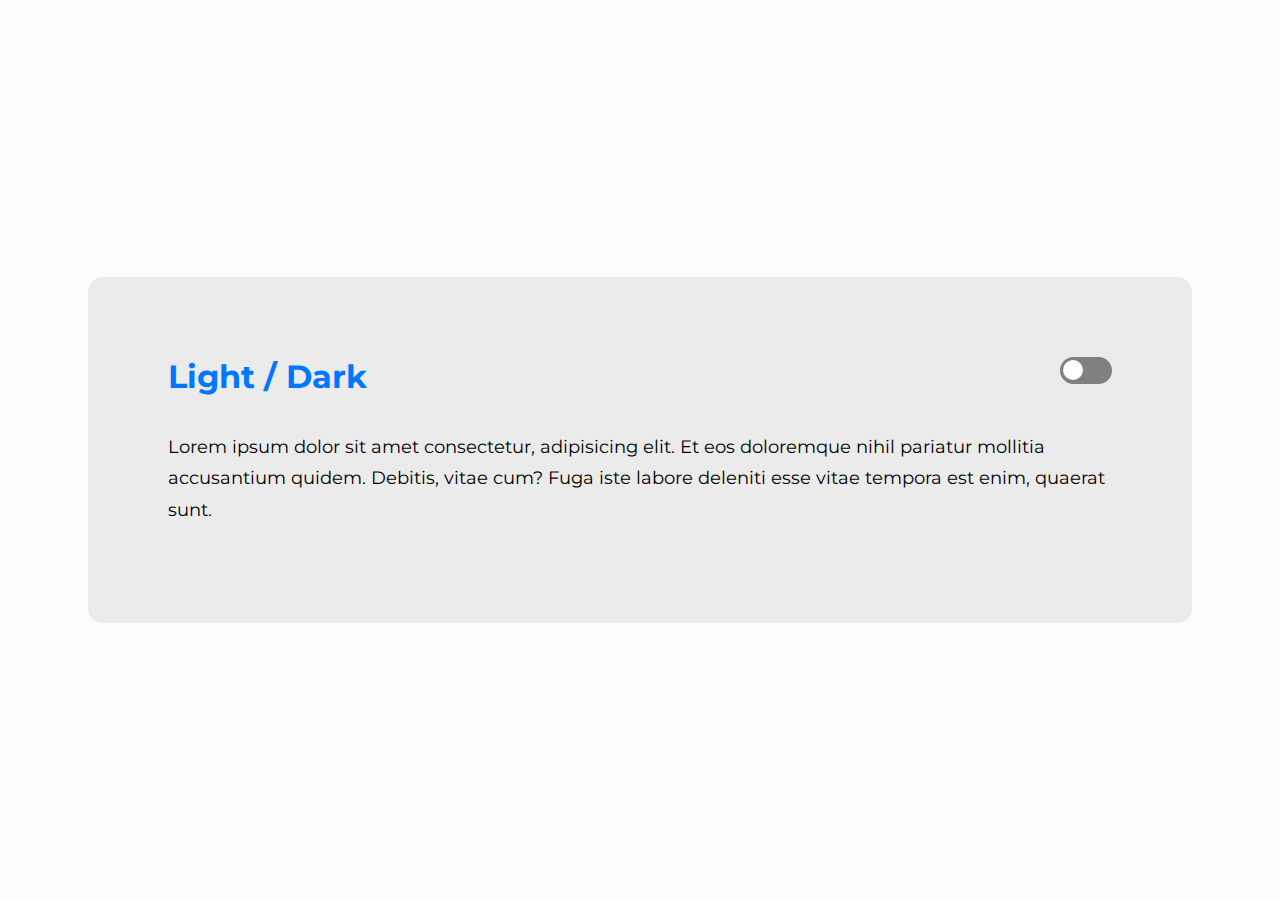
<file: dark/index.html>
<!DOCTYPE html>
<html lang="pt-BR">

<head>
    <meta charset="UTF-8">
    <meta http-equiv="X-UA-Compatible" content="IE=edge">
    <meta name="viewport" content="width=device-width, initial-scale=1.0">
    <title>Dark</title>
    <link rel="stylesheet" href="style.css">
    <link rel="preconnect" href="https://fonts.googleapis.com">
    <link rel="preconnect" href="https://fonts.gstatic.com" crossorigin>
    <link href="https://fonts.googleapis.com/css2?family=Montserrat:wght@400;700&display=swap" rel="stylesheet">
</head>


<body>
    <div class="container">
        <h1>Light / Dark </h1>
        <div class="toggle">
            <input id="switch" type="checkbox" name="theme">
            <label for="switch">Toggle</label>
        </div>
        <p>Lorem ipsum dolor sit amet consectetur, adipisicing elit. Et eos doloremque nihil pariatur mollitia
            accusantium quidem. Debitis, vitae cum? Fuga iste labore deleniti esse vitae tempora est enim, quaerat sunt.
        </p>
    </div>
    <script src="scripts.js"></script>
</body>

</html>
</file>
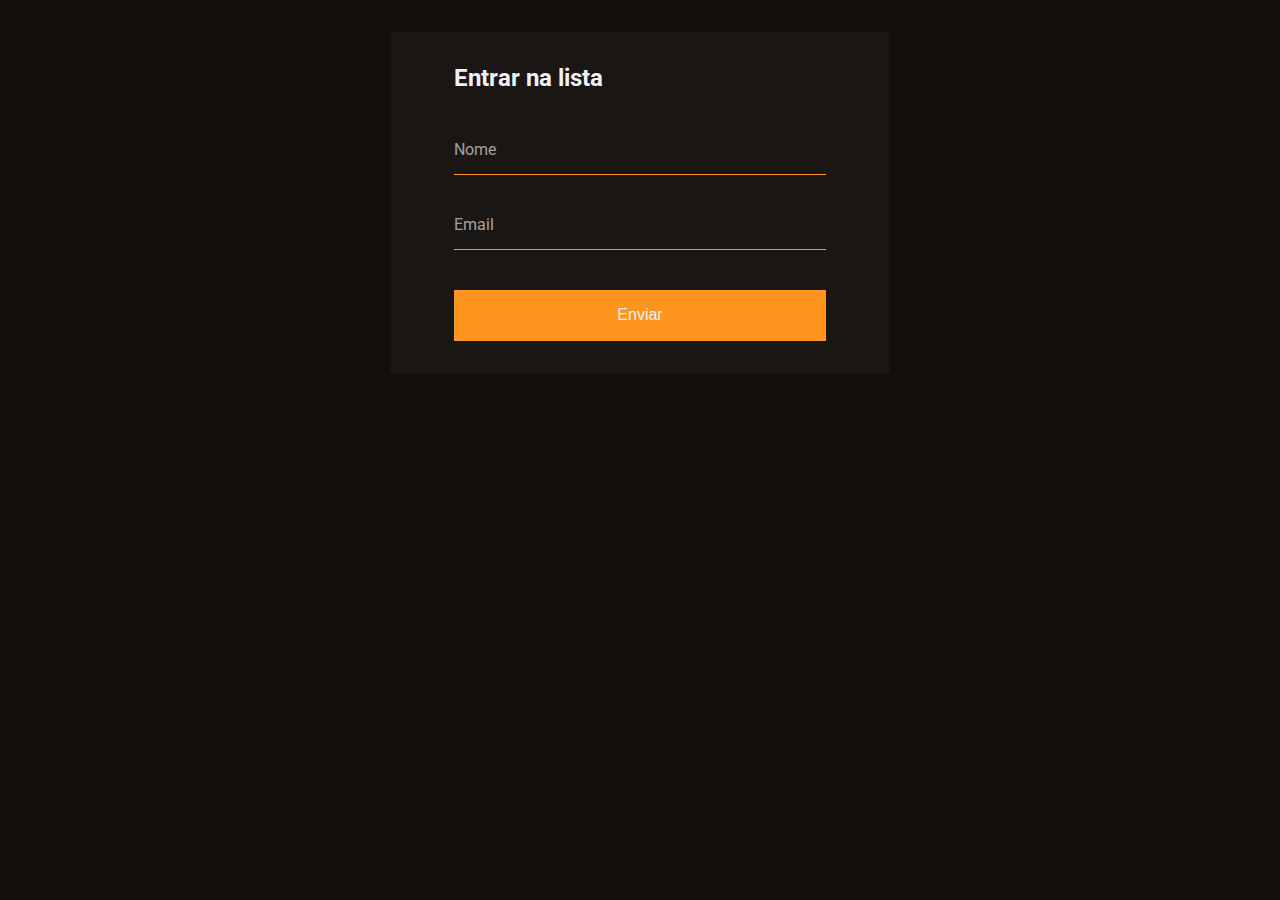
<file: formscustom/index.html>
<!DOCTYPE html>
<html lang="pt-BR">

<head>
  <meta charset="UTF-8">
  <meta name="viewport" content="width=device-width, initial-scale=1.0">
  <title>Formularios Custom</title>

  <link rel="stylesheet" href="index.css">
  <link rel="stylesheet" href="https://fonts.googleapis.com/css2?family=Roboto:wght@300;700&display=swap">

</head>

<body>
    
    <form action="">
        <h2>
            Entrar na lista
        </h2>
        
        <div class="input">
            <input required type="text" />
            <label>Nome</label>
            <span class="error"></span>
        </div>
        
        
        <div class="input">
            <input required type="email" />
            <label>Email</label>
            <span class="error"></span>
        </div>
        
        <button type="submit">Enviar</button>
        
    </form>
    <script src="index.js" ></script>
</body>

</html>
</file>
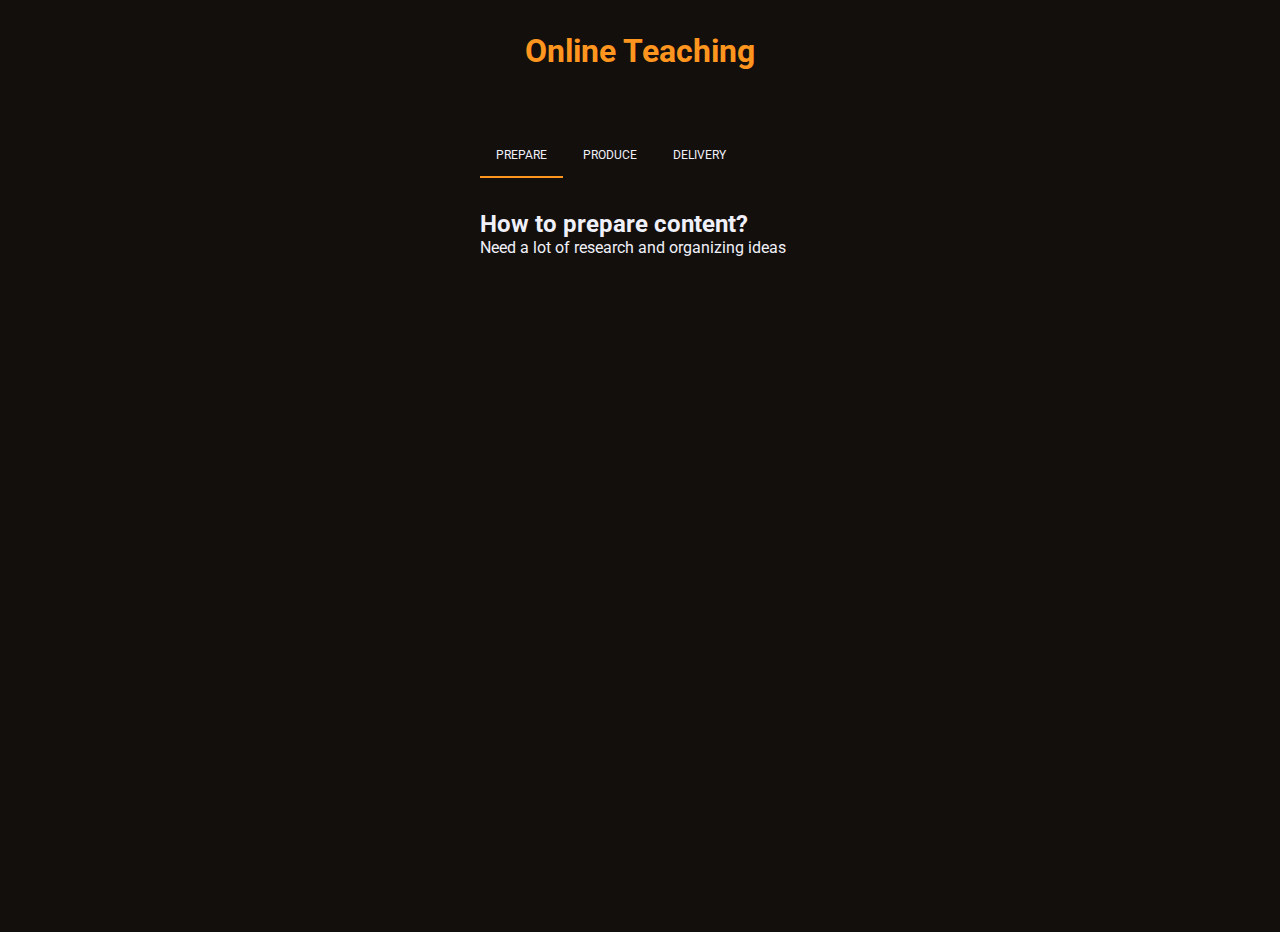
<file: tab/index.html>
<!DOCTYPE html>
<html lang="pt-BR">
<head>
    <meta charset="UTF-8">
    <meta http-equiv="X-UA-Compatible" content="IE=edge">
    <meta name="viewport" content="width=device-width, initial-scale=1.0">
    <title>tab</title>
    <link rel="stylesheet" href="index.css">
</head>
<body>
    <div id="page">
        <header>
          <h1>Online Teaching</h1>
        </header>
        <main>
          <div id="tabs">
            <div class="tab-links">
              <button data-id="prepare" data-open>Prepare</button>
              <button data-id="produce">Produce</button>
              <button data-id="delivery">Delivery</button>
            </div>
      
            <div class="tab-content">
              <section id="prepare">
                <h2>How to prepare content?</h2>
                <p>Need a lot of research and organizing ideas</p>
              </section>
              <section id="produce">
                <h2>How to produce</h2>
                <p>Develop your idea and record it.</p>
                <p>To record you will need: Sound, Camera, Light and a Computer</p>
              </section>
              <section id="delivery">
                <h2>How to delivery</h2>
                <p>You can choose any digital media like: YouTube, Twitch or Instagram.</p>
              </section>
            </div>
          </div>
        </main>
      </div>
      <script src="index.js"></script>
</body>
</html>
</file>
<file: dark/style.css>
html {
    height: 100%;
    font-family: 'Montserrat';

    display: grid;
    align-items: center;
    justify-items: center;

    --bg: #fcfcfc;
    --bg-panel: #ebebeb;
    --color-headings: #0077ff;
    --color-text: #333333;
}

body {
    background-color: var(--bg);
}

.container {
    background-color: var(--bg-panel);

    margin: 5em;
    padding: 5em;

    border-radius: 15px;

    display: grid;
    grid-template-columns: 80% auto;
    grid-template-rows: auto auto;
    grid-template-areas: "title switch" "content content";

}

h1 {
margin: 0;
color: var(--color-headings);
}

p {
    color:var(--color-text0);
    grid-area: content;
    font-size: 1.1em;
    line-height: 1.8em;
    margin-top: 2em;
    }

input[type=checkbox] {
    height: 0;
    width: 0;
    visibility: hidden;
}

label {
    cursor: pointer;
    text-indent:  -9999px;
    width: 52px;
    height: 27px;
    background: grey;
    float: right;
    border-radius: 100px;
    position: relative;
}

label::after{
    content: '';
    position: absolute;
    top: 3px;
    left: 3px;
    width: 20px;
    height: 20px;
    background-color: white;
    border-radius: 90px;
    transition: 0.3s;
}

input:checked + label {
    background-color: var(--color-headings);
}

input:checked + label::after {
    left: calc(100% - 5px);
    transform: translateX(-100%);
}

label:active::after{
    width: 45px;
}
</file>
<file: formscustom/index.css>
:root {
    --primary-color: #fd951f;
    --bg-color: #130f0d;
    --text-color: #f0f0f5;
    --light-color: rgba(255, 255, 255, 0.04);
}

* {
    margin: 0;
    padding: 0;
    box-sizing: border-box;
}

html {
    font-family: "Roboto", sans-serif;
    height: 100%;
}

body {
    height: 100vh;

    display: flex;
    flex-direction: column;

    background-color: #130f0d;
    color: #f0f0f5;
}

form {
    background: rgba(255, 255, 255, 0.03);

    width: 100%;
    max-width: 500px;

    margin: 32px auto;
    padding: 32px 64px;

    display: flex;
    flex-direction: column;
}

form h2 {
    margin-bottom: 32px;
}

div.input {
    margin-bottom: 24px;
    position: relative;
}

input,
button {
    /* reset appeareance */
    -moz-appearance: none;
    -webkit-appearance: none;
    appearance: none;

    /* box */
    width: 100%;

    padding: 16px 0;

    border:none;
    border-bottom: 1px solid var(--primary-color);

    background-color: transparent;

    outline: none;

    /* text */
    color: var(--text-color);
    font-size: 1em;

}

button {
    margin-top: 16px;
    background-color: var(--primary-color);
}

input ~ label {
    position: absolute;
    top: 16px;
    left: 0;

    color: rgba(255, 255, 255, 0.6) ;

    transition: .4s;
}

input:focus ~ label,
input:valid ~ label {
    transform: translateY(-24px);
    font-size: 0.8em;
    letter-spacing: 0.1em;
}


.input span.error {
    display: flex;
    
    padding: 0;

    background-color: rgba(255, 0, 0, 0.2);
}

.input span.error.active {
    border: 1px solid red;
    padding: 0.4em;
}
</file>
<file: tab/index.css>
@import url(https://fonts.googleapis.com/css?family=Roboto:400,700,300);

:root {
  --black: #130f0d;
  --primary: #fd951f;
  --white: #f0f0f9;
}

* {
  margin: 0;
  padding: 0;
  box-sizing: border-box;
}

*, 
button,
input {
  font-family: 'Roboto', sans-serif;
}

body {
  height: 100vh;

  background-color: var(--black);
  color: var(--white);
}

header {
  margin-top: 32px;

  text-align: center;
  height: 100px;
  color: var(--primary);
}

main {
  margin: 0 auto;
  width: 320px;
}

.tab-links {
  margin-bottom: 32px;
}

button {
  color: var(--white);

  border: none;
  background: transparent;

  text-transform: uppercase;
  font-size: 12px;

  padding: 16px;

  outline: none;

  position: relative;
}


button::after {
  position: absolute;
  bottom: 0;
  left: 0;

  content: "";
  height: 2px;
  width: 0%;

  background-color: var(--primary);

  transition: .4s;
}

button:hover::after,
button.active::after {
  width: 100%;
}



.tab-content>section {
  animation: up 1s;
}

@keyframes up {
  from {
    opacity: 0;
    transform: translateY(15px);
  }

  to {
    opacity: 1;
  }
}
</file>
